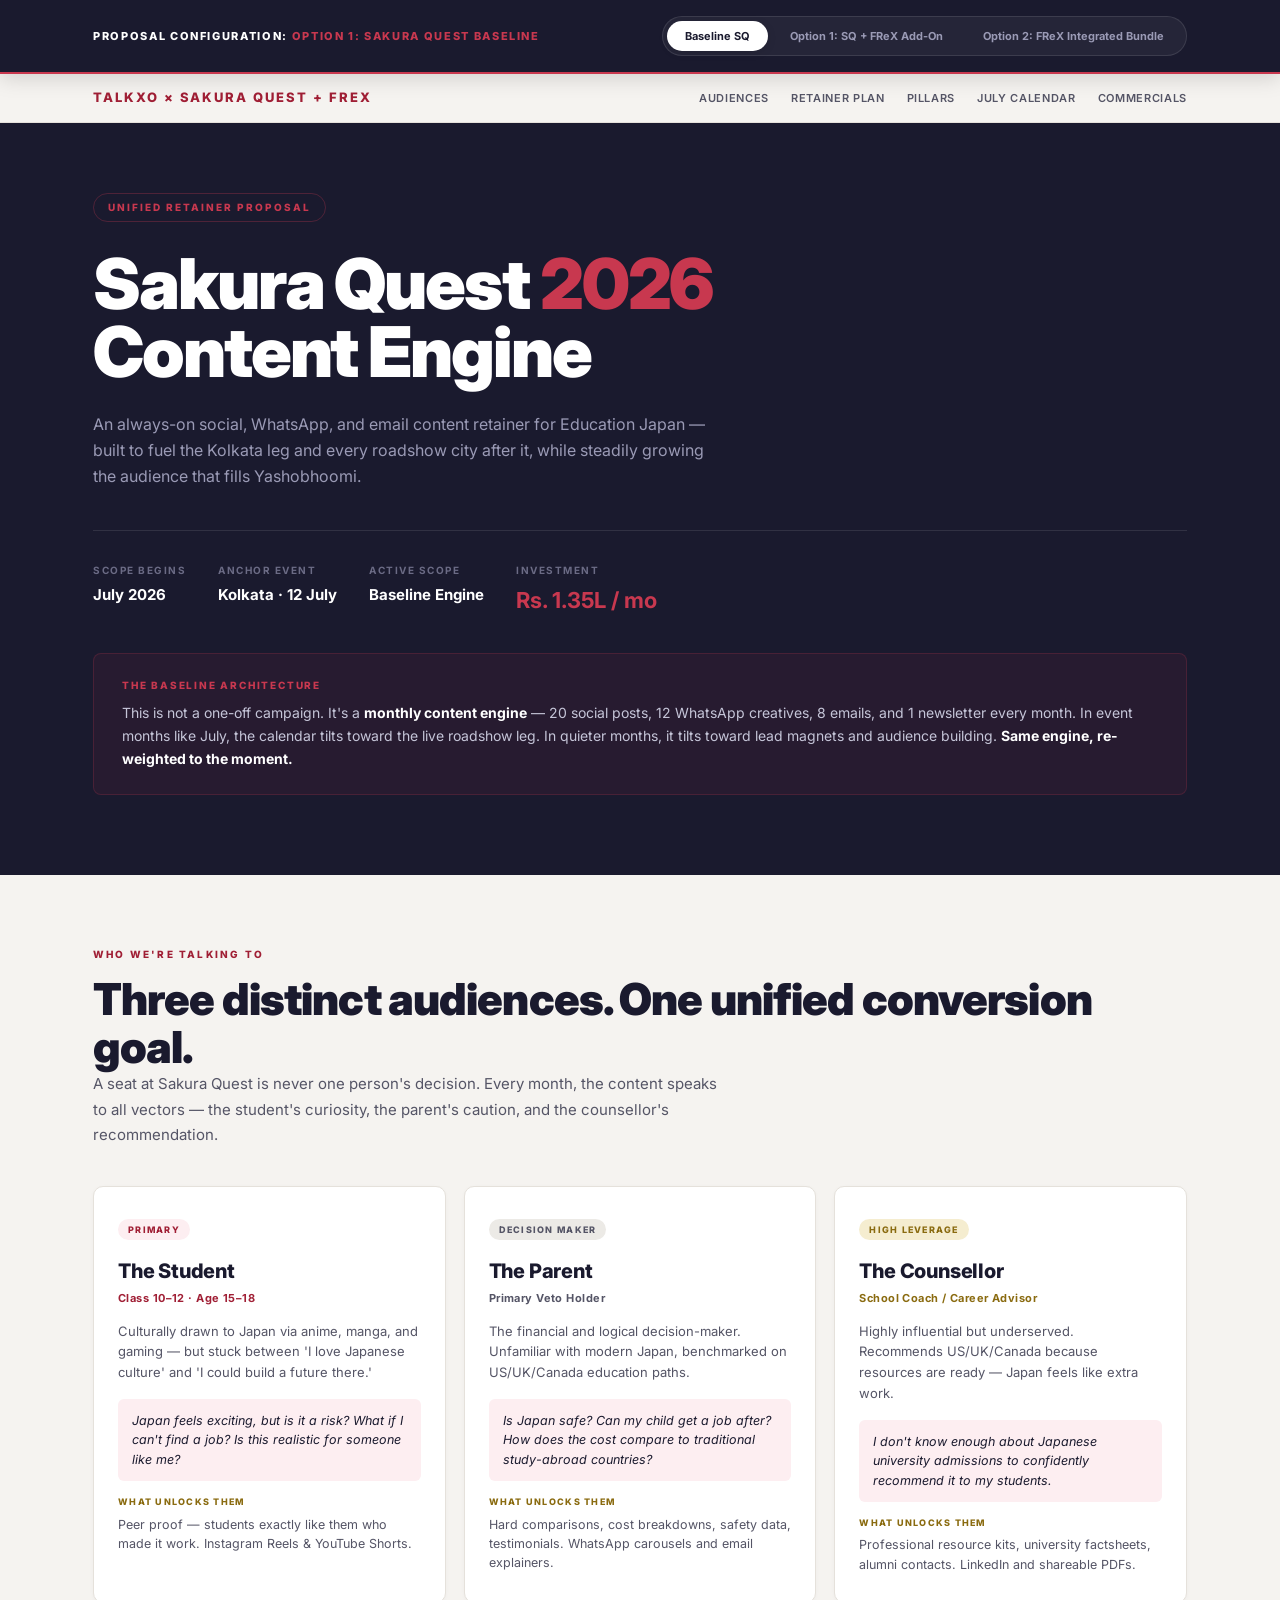
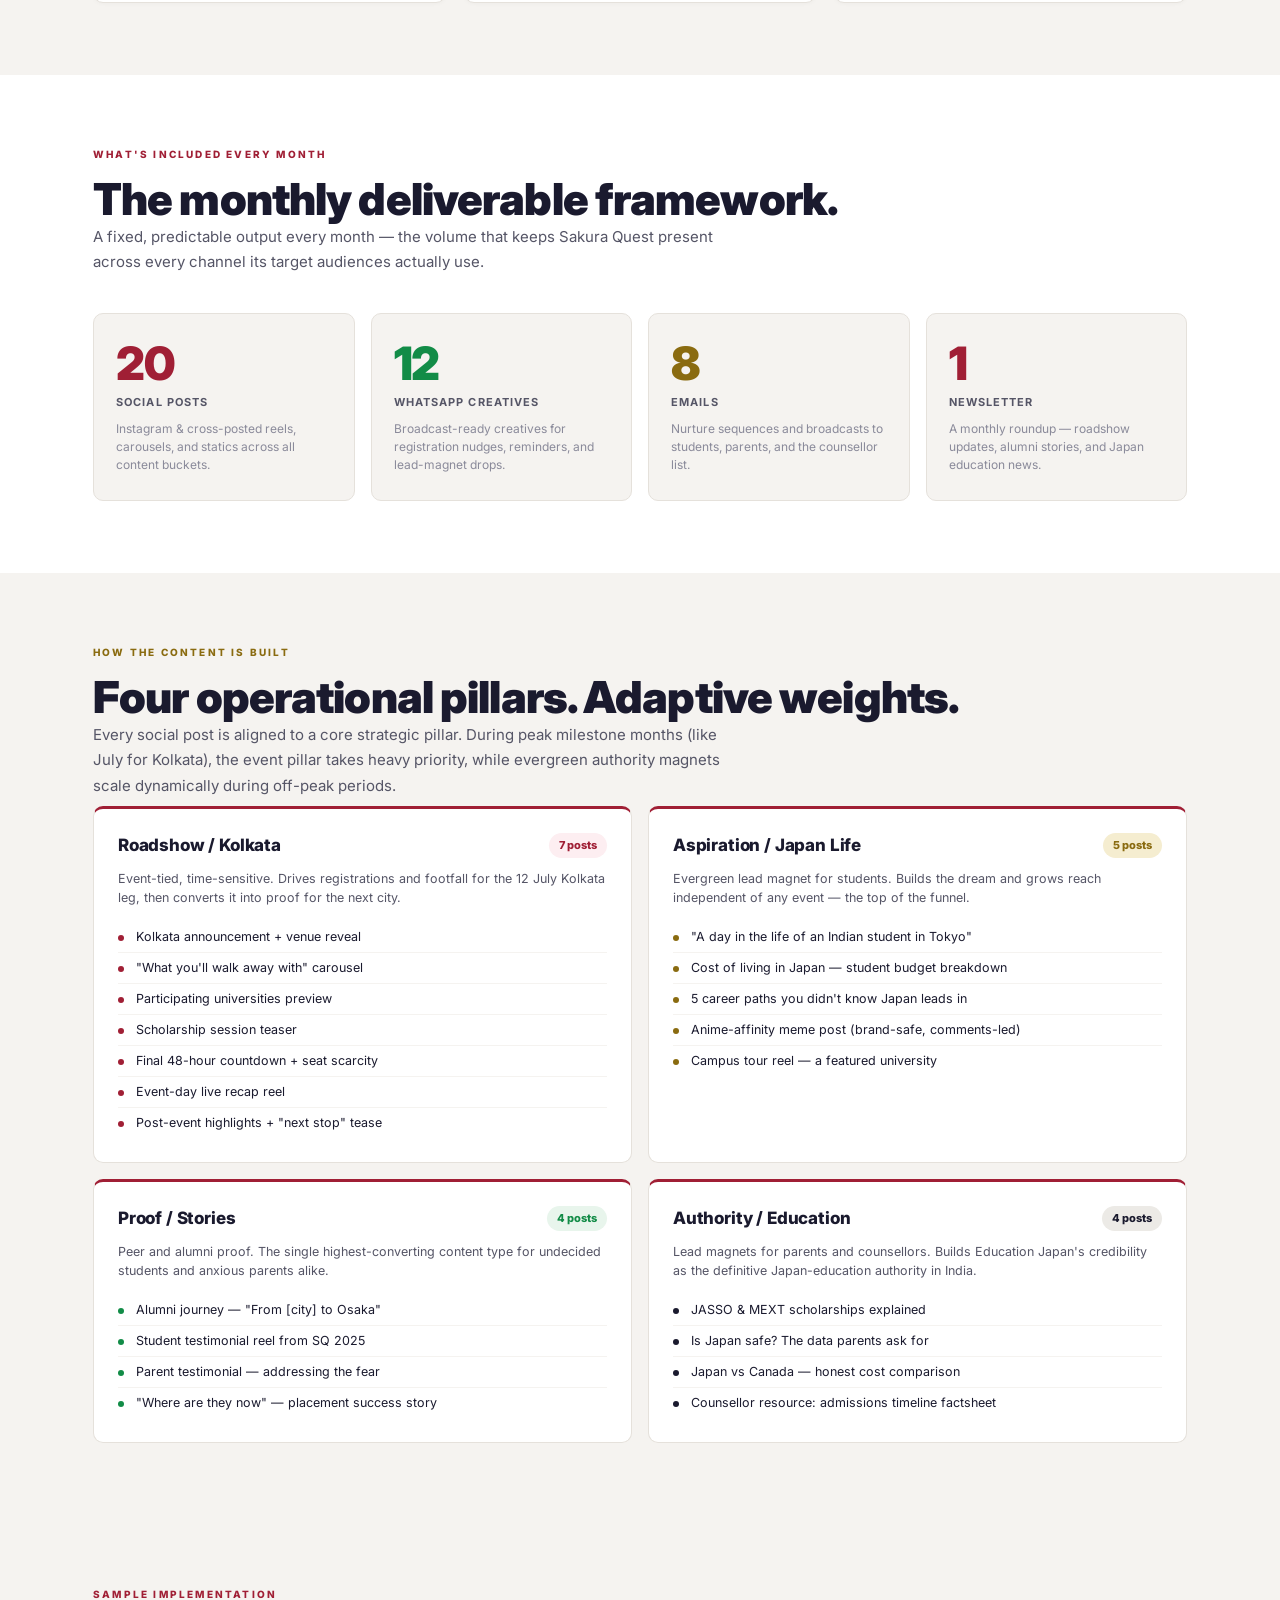
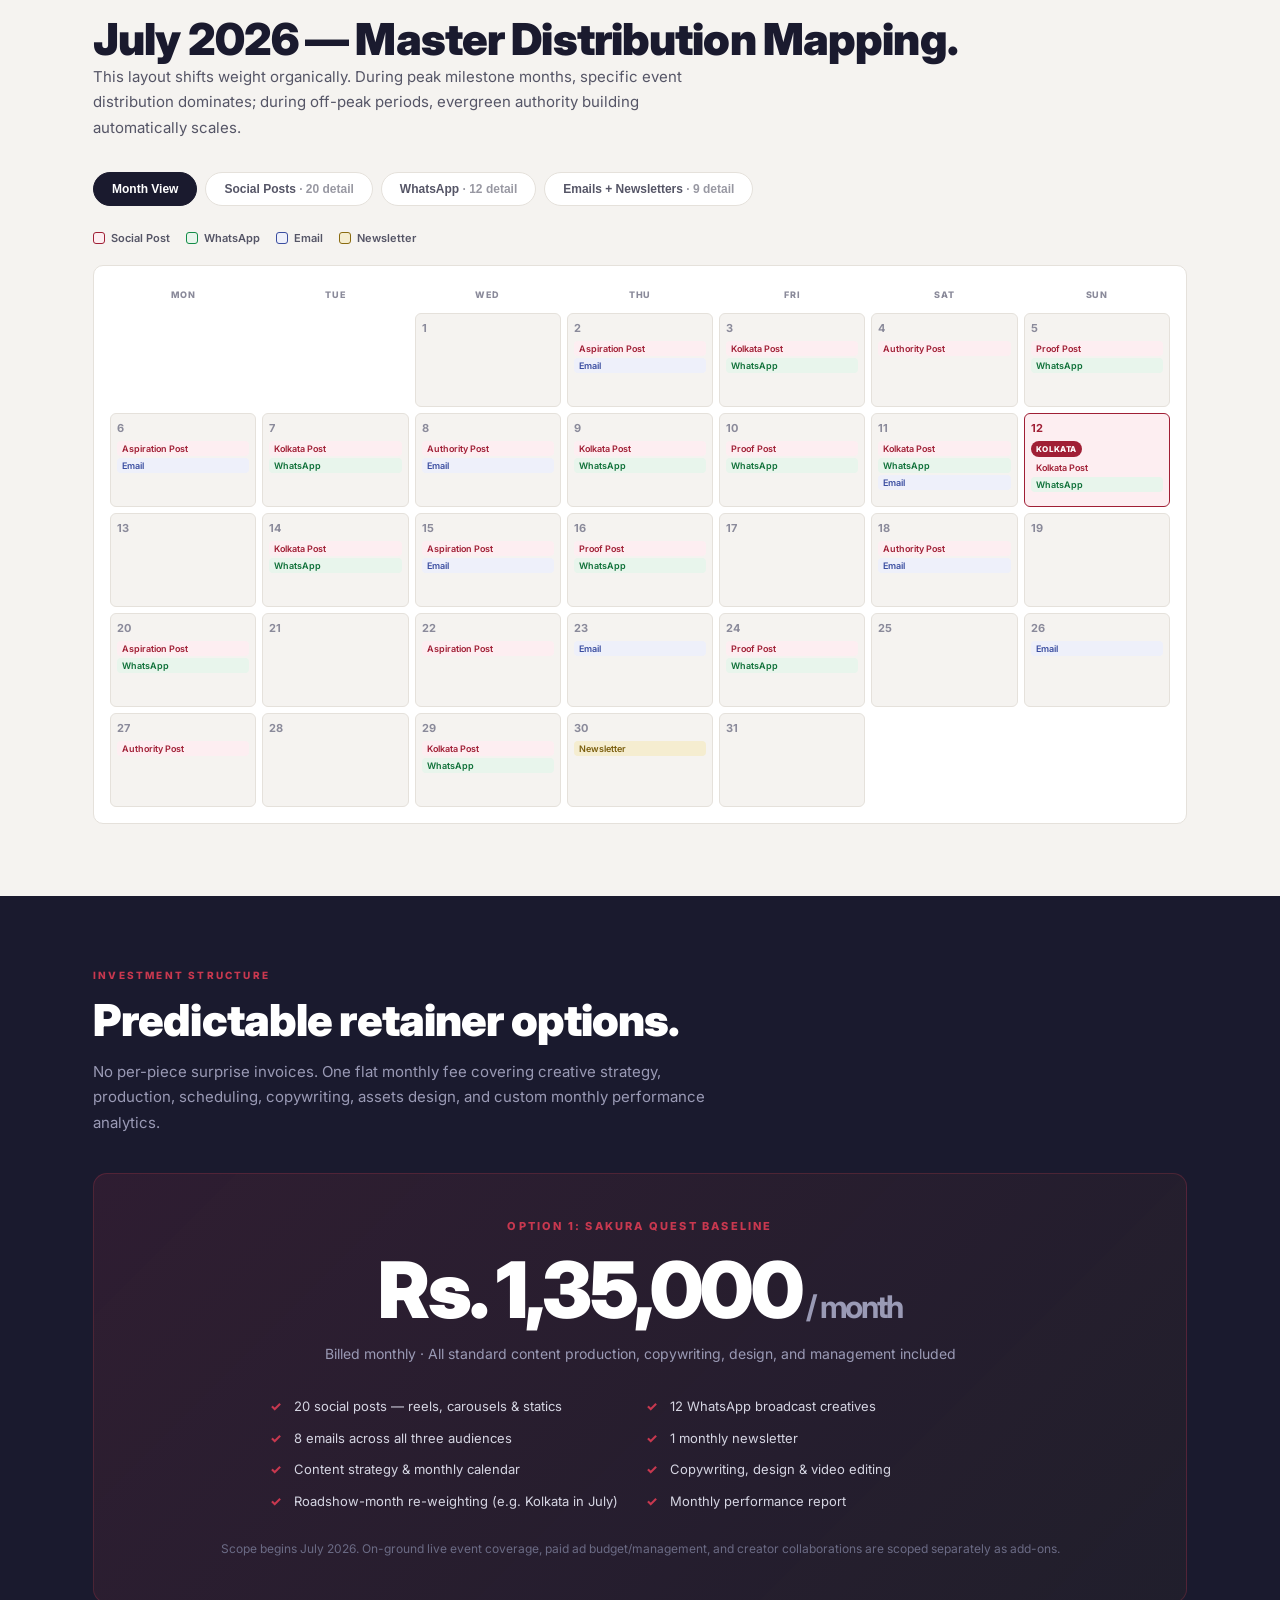
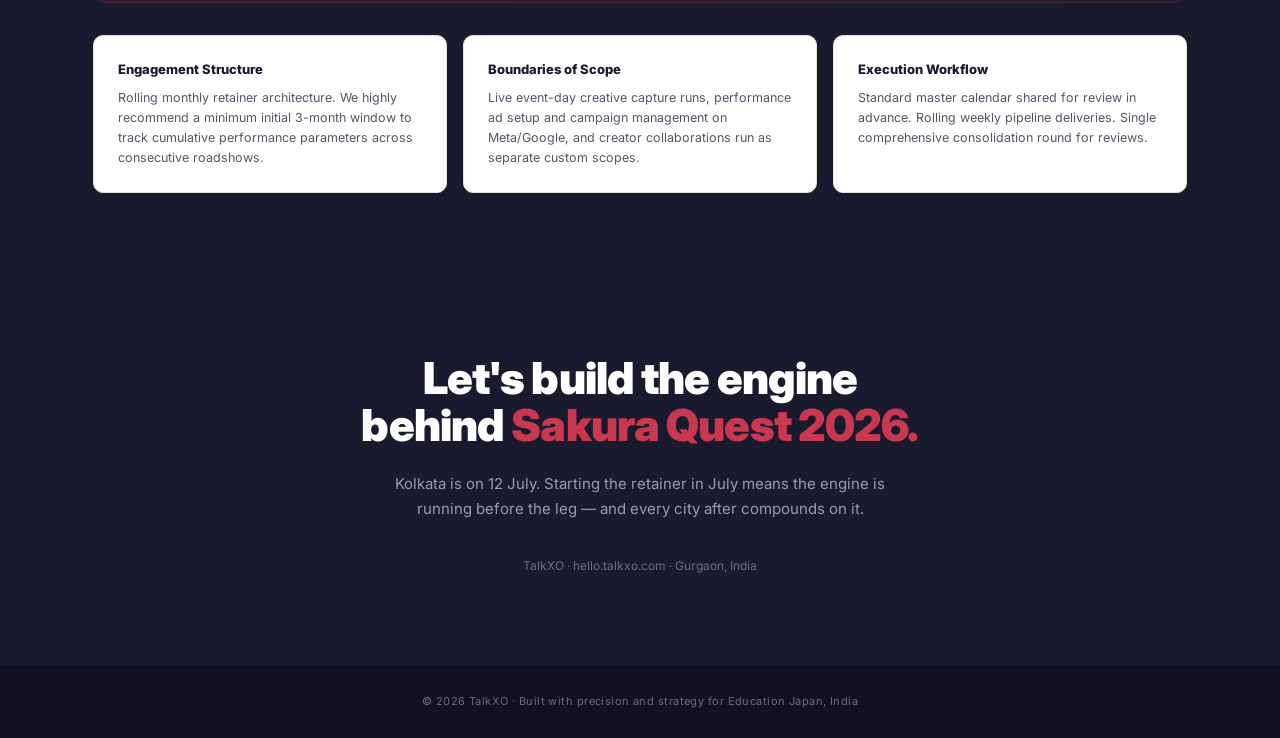
<file: sakura-quest-proposal.html>
<!DOCTYPE html>
<html lang="en">
<head>
<meta charset="UTF-8">
<meta name="viewport" content="width=device-width, initial-scale=1.0">
<title>Sakura Quest + FReX 2026 — Unified Retainer Proposal | TalkXO × Education Japan</title>
<link href="https://fonts.googleapis.com/css2?family=Inter:wght@400;500;600;700;800;900&display=swap" rel="stylesheet">
<style>
*,*::before,*::after{box-sizing:border-box;margin:0;padding:0}
:root{
  --ink:#1A1A2E;
  --sakura:#A01F35;
  --sakuraLt:#C8384F;
  --sakuraPale:#FDEEF1;
  --frex:#5B21B6;
  --frexLt:#7C3AED;
  --frexPale:#F3E8FF;
  --gold:#8A6B10;
  --goldPale:#F5EDD0;
  --white:#FFFFFF;
  --offWhite:#F5F3F0;
  --surface:#ECEAE6;
  --slate:#555566;
  --slateLight:#8A8A9A;
  --border:#E5E1DB;
  --wa:#128C47;
  --waPale:#E8F5EC;
  --em:#C8384F;
  --emPale:#FDEEF1;
}
html{scroll-behavior:smooth}
body{font-family:'Inter',sans-serif;background:var(--offWhite);color:var(--ink);line-height:1.5;-webkit-font-smoothing:antialiased}
.wrap{max-width:1150px;margin:0 auto;padding:0 28px}

/* SCENARIO TOGGLE BANNER */
.scenario-banner {
  background: var(--ink);
  padding: 16px 0;
  border-bottom: 2px solid var(--sakuraLt);
  position: sticky;
  top: 0;
  z-index: 200;
  box-shadow: 0 4px 20px rgba(0,0,0,0.15);
}
.scenario-container {
  display: flex;
  align-items: center;
  justify-content: space-between;
  gap: 20px;
}
.scenario-title {
  color: var(--white);
  font-size: 11px;
  font-weight: 800;
  letter-spacing: 0.15em;
  text-transform: uppercase;
}
.scenario-title span {
  color: var(--sakuraLt);
}
.scenario-selectors {
  display: flex;
  background: rgba(255,255,255,0.05);
  border: 1px solid rgba(255,255,255,0.1);
  padding: 4px;
  border-radius: 40px;
  gap: 4px;
}
.scenario-btn {
  background: transparent;
  border: none;
  color: #9A9AB5;
  font-family: 'Inter', sans-serif;
  font-size: 11px;
  font-weight: 700;
  padding: 8px 18px;
  border-radius: 30px;
  cursor: pointer;
  transition: all 0.25s cubic-bezier(0.4, 0, 0.2, 1);
}
.scenario-btn:hover {
  color: var(--white);
}
.scenario-btn.active {
  background: var(--white);
  color: var(--ink);
  box-shadow: 0 2px 10px rgba(0,0,0,0.1);
}
@media(max-width:860px){
  .scenario-container { flex-direction: column; text-align: center; gap: 12px; }
  .scenario-selectors { width: 100%; justify-content: space-between; }
  .scenario-btn { flex: 1; text-align: center; font-size: 10px; padding: 6px 10px; }
}

/* NAV */
nav{background:rgba(245,243,240,0.95);backdrop-filter:blur(12px);border-bottom:1px solid var(--border)}
.nav-inner{max-width:1150px;margin:0 auto;padding:14px 28px;display:flex;justify-content:space-between;align-items:center}
.nav-logo{font-size:13px;font-weight:800;letter-spacing:0.15em;color:var(--sakura)}
.nav-links{display:flex;gap:22px}
.nav-links a{font-size:11px;font-weight:600;letter-spacing:0.06em;text-transform:uppercase;color:var(--slate);text-decoration:none;transition:color .2s}
.nav-links a:hover{color:var(--sakura)}
@media(max-width:760px){.nav-links{display:none}}

/* SECTION */
section{padding:72px 0}
.label{font-size:10px;font-weight:800;letter-spacing:0.22em;text-transform:uppercase;color:var(--sakura);margin-bottom:14px}
.label.gold{color:var(--gold)}
.label.frex-lbl{color:var(--frexLt)}
h1{font-size:clamp(40px,6vw,70px);font-weight:900;letter-spacing:-0.03em;line-height:0.98}
h2{font-size:clamp(28px,4vw,44px);font-weight:900;letter-spacing:-0.02em;line-height:1.08}
h3{font-size:20px;font-weight:800;letter-spacing:-0.01em}
.lead{font-size:15px;color:var(--slate);line-height:1.7;max-width:640px}

/* HERO */
#hero{background:var(--ink);color:var(--white);padding:70px 0 80px}
.hero-tag{display:inline-block;font-size:10px;font-weight:800;letter-spacing:0.2em;text-transform:uppercase;color:var(--sakuraLt);border:1px solid rgba(200,56,79,0.3);padding:6px 14px;border-radius:40px;margin-bottom:28px}
#hero h1 span{color:var(--sakuraLt)}
#hero h1 span.frex-accent { color: var(--frexLt); }
.hero-sub{font-size:16px;color:#9A9AB5;line-height:1.65;max-width:620px;margin-top:24px}
.hero-meta{display:flex;flex-wrap:wrap;gap:32px;margin-top:40px;padding-top:32px;border-top:1px solid rgba(255,255,255,0.1)}
.hero-meta-item .k{font-size:10px;font-weight:700;letter-spacing:0.15em;text-transform:uppercase;color:#6B6B85;margin-bottom:6px}
.hero-meta-item .v{font-size:15px;font-weight:700;color:var(--white)}
.hero-meta-item .v.big{font-size:22px;color:var(--sakuraLt);transition: color 0.3s;}
.hero-meta-item .v.big.purple { color: var(--frexLt); }

/* PIVOT CALLOUT */
.pivot{background:rgba(200,56,79,0.08);border:1px solid rgba(200,56,79,0.2);border-radius:8px;padding:24px 28px;margin-top:36px;transition: all 0.3s;}
.pivot.frex-pivot { background: rgba(124,58,237,0.08); border-color: rgba(124,58,237,0.2); }
.pivot .pl{font-size:10px;font-weight:800;letter-spacing:0.18em;text-transform:uppercase;color:var(--sakuraLt);margin-bottom:8px}
.pivot.frex-pivot .pl { color: var(--frexLt); }
.pivot p{font-size:14px;color:#C5C5D8;line-height:1.65}
.pivot strong{color:var(--white);font-weight:700}

/* AUDIENCES */
.aud-grid{display:grid;grid-template-columns:repeat(3,1fr);gap:18px;margin-top:38px}
@media(max-width:860px){.aud-grid{grid-template-columns:1fr}}
.aud-card{background:var(--white);border:1px solid var(--border);border-radius:10px;padding:28px 24px;box-shadow:0 1px 4px rgba(0,0,0,0.03);position:relative;overflow:hidden;transition: all 0.3s ease;}
.aud-card.frex-card { border-top: 4px solid var(--frex); }
.aud-card .tag{display:inline-block;font-size:9px;font-weight:800;letter-spacing:0.14em;text-transform:uppercase;padding:4px 10px;border-radius:30px;margin-bottom:16px}
.tag.pink{background:var(--sakuraPale);color:var(--sakura)}
.tag.muted{background:var(--surface);color:var(--slate)}
.tag.gold{background:var(--goldPale);color:var(--gold)}
.tag.purple{background:var(--frexPale);color:var(--frex)}
.aud-card h3{margin-bottom:4px}
.aud-role{font-size:11px;font-weight:700;color:var(--sakura);letter-spacing:0.04em;margin-bottom:14px}
.aud-card.muted .aud-role{color:var(--slate)}
.aud-card.gold .aud-role{color:var(--gold)}
.aud-card.frex-card .aud-role{color:var(--frex)}
.aud-desc{font-size:13px;color:var(--slate);line-height:1.6;margin-bottom:16px}
.aud-quote{font-size:12.5px;font-style:italic;color:var(--ink);line-height:1.55;padding:12px 14px;background:var(--sakuraPale);border-radius:6px;margin-bottom:14px;transition: background 0.3s;}
.aud-card.frex-card .aud-quote { background: var(--frexPale); }
.aud-unlock-l{font-size:9px;font-weight:800;letter-spacing:0.14em;text-transform:uppercase;color:var(--gold);margin-bottom:6px}
.aud-card.frex-card .aud-unlock-l { color: var(--frexLt); }
.aud-unlock-d{font-size:12.5px;color:var(--slate);line-height:1.55}

/* RETAINER OVERVIEW */
#retainer{background:var(--white)}
.deliv-grid{display:grid;grid-template-columns:repeat(4,1fr);gap:16px;margin-top:38px}
@media(max-width:860px){.deliv-grid{grid-template-columns:repeat(2,1fr)}}
@media(max-width:520px){.deliv-grid{grid-template-columns:1fr}}
.deliv{background:var(--offWhite);border:1px solid var(--border);border-radius:10px;padding:26px 22px;text-align:left;position:relative;transition: all 0.3s ease;}
.deliv .num{font-size:46px;font-weight:900;letter-spacing:-0.03em;color:var(--sakura);line-height:1;transition: color 0.3s;}
.deliv .num.purple { color: var(--frex); }
.deliv .unit{font-size:11px;font-weight:700;letter-spacing:0.1em;text-transform:uppercase;color:var(--slate);margin-top:8px}
.deliv .desc{font-size:12px;color:var(--slateLight);line-height:1.5;margin-top:10px}
.deliv.wa .num{color:var(--wa)}
.deliv.em .num{color:var(--gold)}

/* CONTENT BUCKETS */
.bucket-grid{display:grid;grid-template-columns:repeat(2,1fr);gap:16px;margin-top:8px}
@media(max-width:760px){.bucket-grid{grid-template-columns:1fr}}
.bucket{background:var(--white);border:1px solid var(--border);border-radius:10px;padding:24px;border-top:3px solid var(--sakura);transition: all 0.3s ease;}
.bucket.frex-b { border-top-color: var(--frex); }
.bucket-top{display:flex;justify-content:space-between;align-items:flex-start;margin-bottom:10px}
.bucket h3{font-size:17px}
.bucket-count{font-size:11px;font-weight:800;color:var(--sakura);background:var(--sakuraPale);padding:4px 10px;border-radius:20px;white-space:nowrap}
.bucket.frex-b .bucket-count { color: var(--frex); background: var(--frexPale); }
.bucket:nth-child(2) .bucket-count{color:var(--gold);background:var(--goldPale)}
.bucket:nth-child(3) .bucket-count{color:var(--wa);background:var(--waPale)}
.bucket:nth-child(4) .bucket-count{color:var(--ink);background:var(--surface)}
.bucket-goal{font-size:12.5px;color:var(--slate);line-height:1.55;margin-bottom:14px}
.bucket ul{list-style:none}
.bucket li{font-size:12.5px;color:var(--ink);padding:6px 0 6px 18px;position:relative;line-height:1.45;border-bottom:1px solid var(--offWhite)}
.bucket li:last-child{border-bottom:none}
.bucket li::before{content:'';position:absolute;left:0;top:13px;width:6px;height:6px;border-radius:50%;background:var(--sakura)}
.bucket.frex-b li::before { background: var(--frex); }
.bucket:nth-child(2) li::before{background:var(--gold)}
.bucket:nth-child(3) li::before{background:var(--wa)}
.bucket:nth-child(4) li::before{background:var(--ink)}

/* CALENDAR */
#calendar{background:var(--offWhite)}
.cal-tabs{display:flex;gap:8px;margin:32px 0 24px;flex-wrap:wrap}
.cal-tab{font-size:12px;font-weight:700;padding:9px 18px;border-radius:30px;border:1px solid var(--border);background:var(--white);color:var(--slate);cursor:pointer;transition:all .2s}
.cal-tab.active{background:var(--ink);color:var(--white);border-color:var(--ink)}
.cal-tab .c{opacity:0.6;font-weight:600}
.cal-panel{display:none}
.cal-panel.active{display:block;animation:fade .3s ease}
@keyframes fade{from{opacity:0;transform:translateY(6px)}to{opacity:1;transform:translateY(0)}}

/* GRID CALENDAR */
.month-grid{display:grid;grid-template-columns:repeat(7,1fr);gap:6px;background:var(--white);border:1px solid var(--border);border-radius:10px;padding:16px}
.dow{font-size:9px;font-weight:800;letter-spacing:0.1em;text-transform:uppercase;color:var(--slateLight);text-align:center;padding:6px 0}
.day{min-height:94px;border:1px solid var(--border);border-radius:6px;padding:6px;position:relative;background:var(--offWhite);font-size:10px;transition: all 0.2s;}
.day.empty{background:transparent;border:none}
.day .dn{font-size:11px;font-weight:700;color:var(--slateLight);margin-bottom:4px}
.day.event{background:var(--sakuraPale);border-color:var(--sakura)}
.day.event .dn{color:var(--sakura)}
.evt-pill{font-size:8px;font-weight:800;letter-spacing:0.05em;text-transform:uppercase;color:var(--white);background:var(--sakura);padding:2px 5px;border-radius:8px;display:inline-block;margin-bottom:3px}
.chip{display:block;font-size:9px;font-weight:600;padding:2px 5px;border-radius:4px;margin-bottom:2px;line-height:1.25;text-align:left}
.chip.post{background:#FDEEF1;color:#A01F35}
.chip.post-frex{background:#F3E8FF;color:#5B21B6}
.chip.wa{background:#E8F5EC;color:#0E7038}
.chip.em{background:#EEF0FA;color:#3A4DA0}
.chip.news{background:#F5EDD0;color:#7A5E0E}
@media(max-width:760px){.month-grid{font-size:8px;padding:8px;gap:3px}.day{min-height:74px;padding:3px}.chip{font-size:7px}.dow{font-size:7px}}

/* LIST CALENDAR */
.cal-legend{display:flex;gap:16px;flex-wrap:wrap;margin-bottom:18px}
.leg-item{display:flex;align-items:center;gap:6px;font-size:11px;font-weight:600;color:var(--slate)}
.leg-dot{width:12px;height:12px;border-radius:3px}

.content-list{display:grid;gap:8px}
.cl-row{display:grid;grid-template-columns:54px 1fr 130px;gap:14px;align-items:center;background:var(--white);border:1px solid var(--border);border-radius:8px;padding:12px 16px;transition: all 0.2s ease;}
@media(max-width:680px){.cl-row{grid-template-columns:44px 1fr;}.cl-tag-col{display:none}}
.cl-date{font-size:11px;font-weight:800;color:var(--ink);text-align:center;line-height:1.2}
.cl-date span{display:block;font-size:8px;font-weight:600;color:var(--slateLight);text-transform:uppercase}
.cl-body .cl-title{font-size:13px;font-weight:700;color:var(--ink);line-height:1.35}
.cl-body .cl-sub{font-size:11.5px;color:var(--slate);line-height:1.4;margin-top:2px}
.cl-tag{font-size:9px;font-weight:800;letter-spacing:0.08em;text-transform:uppercase;padding:4px 9px;border-radius:20px;text-align:center;white-space:nowrap}
.t-kolkata{background:var(--sakuraPale);color:var(--sakura)}
.t-aspiration{background:#EEF0FA;color:#3A4DA0}
.t-proof{background:var(--waPale);color:#0E7038}
.t-authority{background:var(--goldPale);color:var(--gold)}
.t-frex{background:var(--frexPale);color:var(--frex)}
.cl-row.wa-row{border-left:3px solid var(--wa)}
.cl-row.em-row{border-left:3px solid var(--gold)}
.cl-row.frex-border{border-left:3px solid var(--frex)}

/* COMMERCIAL */
#commercial{background:var(--ink);color:var(--white)}
#commercial .label{color:var(--sakuraLt)}
#commercial h2{color:var(--white)}
.price-card{background:linear-gradient(135deg,rgba(200,56,79,0.12),rgba(138,107,16,0.06));border:1px solid rgba(200,56,79,0.25);border-radius:14px;padding:44px;margin-top:38px;text-align:center;transition: all 0.3s ease;}
.price-card.frex-active {
  background: linear-gradient(135deg, rgba(124,58,237,0.12), rgba(200,56,79,0.06));
  border-color: rgba(124,58,237,0.3);
}
.price-card .pl{font-size:11px;font-weight:800;letter-spacing:0.2em;text-transform:uppercase;color:var(--sakuraLt);margin-bottom:16px;transition: color 0.3s;}
.price-card.frex-active .pl { color: var(--frexLt); }
.price-amount{font-size:clamp(48px,9vw,78px);font-weight:900;letter-spacing:-0.03em;line-height:1;color:var(--white);transition: all 0.3s;}
.price-amount span{font-size:0.4em;color:#9A9AB5;font-weight:700}
.price-sub{font-size:14px;color:#9A9AB5;margin-top:14px;line-height:1.6}
.price-includes{display:grid;grid-template-columns:repeat(2,1fr);gap:12px;margin-top:32px;text-align:left;max-width:740px;margin-left:auto;margin-right:auto}
@media(max-width:600px){.price-includes{grid-template-columns:1fr}}
.pi{font-size:13px;color:#D5D5E2;padding-left:24px;position:relative;line-height:1.5}
.pi::before{content:'✓';position:absolute;left:0;color:var(--sakuraLt);font-weight:800}
.price-card.frex-active .pi::before { color: var(--frexLt); }
.price-note{font-size:12px;color:#6B6B85;margin-top:28px;line-height:1.6}

/* TERMS */
.terms{display:grid;grid-template-columns:repeat(3,1fr);gap:16px;margin-top:32px}
@media(max-width:760px){.terms{grid-template-columns:1fr}}
.term{background:var(--white);border:1px solid var(--border);border-radius:10px;padding:24px}
.term h4{font-size:13px;font-weight:800;color:var(--ink);margin-bottom:8px}
.term p{font-size:12.5px;color:var(--slate);line-height:1.6}

/* CLOSING */
#closing{background:var(--ink);color:var(--white);text-align:center;padding:90px 0}
#closing h2{color:var(--white)}
#closing h2 span{color:var(--sakuraLt)}
#closing h2 span.purple { color: var(--frexLt); }
.closing-sub{font-size:15px;color:#9A9AB5;max-width:540px;margin:22px auto 0;line-height:1.65}
.closing-foot{font-size:12px;color:#6B6B85;margin-top:36px}

footer{background:#111120;color:#6B6B85;text-align:center;padding:28px;font-size:11px;letter-spacing:0.04em}
</style>
</head>
<body>

<!-- INTERACTIVE SCENARIO TOGGLER -->
<div class="scenario-banner">
  <div class="wrap scenario-container">
    <div class="scenario-title">PROPOSAL CONFIGURATION: <span id="active-scenario-label">Option 1: Sakura Quest Baseline</span></div>
    <div class="scenario-selectors">
      <button class="scenario-btn active" onclick="setScenario('baseline')">Baseline SQ</button>
      <button class="scenario-btn" onclick="setScenario('addon')">Option 1: SQ + FReX Add-On</button>
      <button class="scenario-btn" onclick="setScenario('integrated')">Option 2: FReX Integrated Bundle</button>
    </div>
  </div>
</div>

<nav>
  <div class="nav-inner">
    <div class="nav-logo">TALKXO × SAKURA QUEST + FREX</div>
    <div class="nav-links">
      <a href="#audiences">Audiences</a>
      <a href="#retainer">Retainer Plan</a>
      <a href="#buckets">Pillars</a>
      <a href="#calendar">July Calendar</a>
      <a href="#commercial">Commercials</a>
    </div>
  </div>
</nav>

<!-- HERO -->
<section id="hero">
  <div class="wrap">
    <span class="hero-tag" id="hero-tag-text">Unified Retainer Proposal</span>
    <h1 id="hero-main-title">Sakura Quest <span>2026</span><br>Content Engine</h1>
    <p class="hero-sub" id="hero-subtitle">An always-on social, WhatsApp, and email content retainer for Education Japan — built to fuel the Kolkata leg and every roadshow city after it, while steadily growing the audience that fills Yashobhoomi.</p>
    
    <div class="hero-meta">
      <div class="hero-meta-item"><div class="k">Scope Begins</div><div class="v">July 2026</div></div>
      <div class="hero-meta-item"><div class="k">Anchor Event</div><div class="v">Kolkata · 12 July</div></div>
      <div class="hero-meta-item"><div class="k">Active Scope</div><div class="v" id="hero-meta-scope">Baseline Engine</div></div>
      <div class="hero-meta-item"><div class="k">Investment</div><div class="v big" id="hero-meta-price">Rs. 1.35L / mo</div></div>
    </div>

    <div class="pivot" id="hero-pivot-card">
      <div class="pl" id="pivot-label">The Operational Architecture</div>
      <p id="pivot-desc">This is not a one-off campaign. It's a <strong>monthly content engine</strong> — 20 social posts, 12 WhatsApp creatives, 8 emails, and 1 newsletter every month. In event months like July, the calendar tilts toward the live roadshow leg. In quieter months, it tilts toward lead magnets and audience building. <strong>Same engine, re-weighted to the moment.</strong></p>
    </div>
  </div>
</section>

<!-- AUDIENCES -->
<section id="audiences">
  <div class="wrap">
    <div class="label" id="audience-lbl">Who We're Talking To</div>
    <h2 id="audience-title">Three distinct audiences. One unified conversion goal.</h2>
    <p class="lead" id="audience-desc-text">A seat at Sakura Quest is never one person's decision. Every month, the content speaks to all vectors — the student's curiosity, the parent's caution, and the counsellor's recommendation.</p>
    
    <div class="aud-grid" id="audiences-container">
      <!-- Dynamic Audiences Rendered via JS -->
    </div>
  </div>
</section>

<!-- RETAINER OVERVIEW -->
<section id="retainer">
  <div class="wrap">
    <div class="label" id="retainer-lbl">What's Included Every Month</div>
    <h2 id="retainer-title">The monthly deliverable framework.</h2>
    <p class="lead" id="retainer-desc-text">A fixed, predictable output every month — the volume that keeps Sakura Quest present across every channel its target audiences actually use.</p>
    
    <div class="deliv-grid" id="deliverables-container">
      <!-- Dynamic Deliverables Rendered via JS -->
    </div>
  </div>
</section>

<!-- CONTENT BUCKETS -->
<section id="buckets">
  <div class="wrap">
    <div class="label gold" id="buckets-lbl">How the Content is Built</div>
    <h2 id="buckets-title">Four operational pillars. Adaptive weights.</h2>
    <p class="lead" id="buckets-desc-text">Every social post is aligned to a core strategic pillar. During peak milestone months (like July for Kolkata), the event pillar takes heavy priority, while evergreen authority magnets scale dynamically during off-peak periods.</p>
    
    <div class="bucket-grid" id="buckets-container">
      <!-- Dynamic Buckets Rendered via JS -->
    </div>
  </div>
</section>

<!-- CALENDAR -->
<section id="calendar">
  <div class="wrap">
    <div class="label">Sample Implementation</div>
    <h2>July 2026 — Master Distribution Mapping.</h2>
    <p class="lead" id="calendar-desc-text">This layout shifts weight organically. During peak milestone months, specific event distribution dominates; during off-peak periods, evergreen authority building automatically scales.</p>

    <div class="cal-tabs">
      <button class="cal-tab active" data-panel="month" onclick="setCalTab('month')">Month View</button>
      <button class="cal-tab" data-panel="posts" onclick="setCalTab('posts')">Social Posts <span class="c" id="tab-posts-count">· 20 detail</span></button>
      <button class="cal-tab" data-panel="wa" onclick="setCalTab('wa')">WhatsApp <span class="c" id="tab-wa-count">· 12 detail</span></button>
      <button class="cal-tab" data-panel="em" onclick="setCalTab('em')">Emails + Newsletters <span class="c" id="tab-em-count">· 9 detail</span></button>
    </div>

    <!-- MONTH GRID -->
    <div class="cal-panel active" id="panel-month">
      <div class="cal-legend" id="calendar-legend-container">
        <!-- Legend items dynamically configured based on FReX presence -->
      </div>
      <div class="month-grid" id="monthGrid">
        <!-- Calendar grid cells built dynamically -->
      </div>
    </div>

    <!-- POSTS DETAIL -->
    <div class="cal-panel" id="panel-posts">
      <div class="cal-legend">
        <div class="leg-item"><span class="leg-dot t-kolkata"></span>Roadshow / Event</div>
        <div class="leg-item"><span class="leg-dot t-aspiration"></span>Core Aspiration</div>
        <div class="leg-item"><span class="leg-dot t-proof">Social Proof</span></div>
        <div class="leg-item"><span class="leg-dot t-authority">Authority Engine</span></div>
        <div class="leg-item id-frex-leg" style="display:none;"><span class="leg-dot t-frex" style="background:var(--frexPale)"></span>FReX track</div>
      </div>
      <div class="content-list" id="postsList"></div>
    </div>

    <!-- WA DETAIL -->
    <div class="cal-panel" id="panel-wa">
      <div class="content-list" id="waList"></div>
    </div>

    <!-- EMAIL DETAIL -->
    <div class="cal-panel" id="panel-em">
      <div class="content-list" id="emList"></div>
    </div>
  </div>
</section>

<!-- COMMERCIAL -->
<section id="commercial">
  <div class="wrap">
    <div class="label">Investment Structure</div>
    <h2>Predictable retainer options.</h2>
    <p class="lead" style="margin-top:14px;color:#9A9AB5">No per-piece surprise invoices. One flat monthly fee covering creative strategy, production, scheduling, copywriting, assets design, and custom monthly performance analytics.</p>
    
    <div class="price-card" id="commercial-price-card">
      <div class="pl" id="commercial-tag-label">Retainer Configuration</div>
      <div class="price-amount" id="commercial-price-value">Rs. 1,35,000<span> / month</span></div>
      <div class="price-sub" id="commercial-price-sub">Billed monthly · All design, production, and localization parameters included</div>
      
      <div class="price-includes" id="commercial-inclusions-list">
        <!-- Dynamic list of what is included based on chosen option -->
      </div>
      
      <div class="price-note" id="commercial-note-text">Scope begins July 2026. Live on-site creator asset capture, major paid performance ad-spend allocations, and paid influencer collaborations are quoted per individual activation.</div>
    </div>

    <div class="terms">
      <div class="term">
        <h4>Engagement Structure</h4>
        <p id="term-engagement-text">Rolling monthly retainer architecture. We highly recommend a minimum initial 3-month window to track cumulative performance parameters across consecutive roadshows.</p>
      </div>
      <div class="term">
        <h4>Boundaries of Scope</h4>
        <p id="term-boundaries-text">Live event-day creative capture runs, performance ad setup and campaign management on Meta/Google, and creator collaborations run as separate custom scopes.</p>
      </div>
      <div class="term">
        <h4>Execution Workflow</h4>
        <p id="term-execution-text">Standard master calendar shared for review in advance. Rolling weekly pipeline deliveries. Single comprehensive consolidation round for reviews.</p>
      </div>
    </div>
  </div>
</section>

<!-- CLOSING -->
<section id="closing">
  <div class="wrap">
    <h2 id="closing-main-header">Let's build the engine<br>behind <span>Sakura Quest 2026.</span></h2>
    <p class="closing-sub" id="closing-sub-text">Kolkata kicks off on 12 July. Starting the retainer in July means the content engine is robust and compounding before the live roadshow leg even begins.</p>
    <div class="closing-foot">TalkXO · hello.talkxo.com · Gurgaon, India</div>
  </div>
</section>

<footer>© 2026 TalkXO · Built with precision and strategy for Education Japan, India</footer>

<script>
// ---- STATE ----
let currentScenario = 'baseline'; // 'baseline', 'addon', 'integrated'
let currentCalTab = 'month';

// ---- BASELINE DATABASES ----
const baseline_posts = [
  {d:2, t:"A Day in the Life of an Indian Student in Tokyo", s:"Reel · subtitled, no VO — curiosity-first top-of-funnel", b:"aspiration", tag:"Aspiration"},
  {d:3, t:"Kolkata is Coming — Save the Date", s:"Announcement carousel · venue + date reveal for 12 July", b:"kolkata", tag:"Kolkata"},
  {d:4, t:"JASSO & MEXT Scholarships, Explained Simply", s:"Carousel · parent + counsellor lead magnet", b:"authority", tag:"Authority"},
  {d:5, t:"From Kolkata to Osaka — An Alumni Story", s:"Reel · peer proof, locally relevant to the leg", b:"proof", tag:"Proof"},
  {d:6, t:"5 Careers You Didn't Know Japan Leads In", s:"Carousel · saves-optimised, broadens the dream", b:"aspiration", tag:"Aspiration"},
  {d:7, t:"What You'll Walk Away With at Sakura Quest", s:"Carousel · Kolkata value proposition", b:"kolkata", tag:"Kolkata"},
  {d:8, t:"Is Japan Safe? The Data Parents Ask For", s:"Carousel · parent objection lead magnet", b:"authority", tag:"Authority"},
  {d:9, t:"Universities You'll Meet in Kolkata", s:"Carousel · participating institution preview", b:"kolkata", tag:"Kolkata"},
  {d:10, t:"Student Testimonial — Why I Chose Japan", s:"Reel · SQ 2025 attendee, now enrolled", b:"proof", tag:"Proof"},
  {d:11, t:"Final 48 Hours — Kolkata Seats Filling Fast", s:"Story-style reel · scarcity + scholarship session teaser", b:"kolkata", tag:"Kolkata"},
  {d:12, t:"LIVE from Kolkata — Same-Day Recap", s:"Reel · event-day energy, published same evening", b:"kolkata", tag:"Kolkata"},
  {d:14, t:"Kolkata Highlights — You Had to Be There", s:"Reel · post-event proof, teases next city", b:"kolkata", tag:"Kolkata"},
  {d:15, t:"Cost of Living in Japan — A Student Budget", s:"Carousel · practical aspiration content", b:"aspiration", tag:"Aspiration"},
  {d:16, t:"A Parent on Sending Their Child to Japan", s:"Reel · parent testimonial, the fear addressed", b:"proof", tag:"Proof"},
  {d:18, t:"Japan vs Canada — An Honest Cost Comparison", s:"Carousel · the parent's core question, WA-shareable", b:"authority", tag:"Authority"},
  {d:20, t:"When You Finally Get the MEXT Scholarship", s:"Anime-affinity meme · brand-safe, comments-led reach", b:"aspiration", tag:"Aspiration"},
  {d:22, t:"Campus Tour — A Featured Japanese University", s:"Reel · immersive, aspirational", b:"aspiration", tag:"Aspiration"},
  {d:24, t:"Where Are They Now — A Placement Story", s:"Carousel · career outcome proof for parents", b:"proof", tag:"Proof"},
  {d:27, t:"Counsellor Factsheet — Admissions Timeline", s:"Carousel + PDF · LinkedIn-led, counsellor lead magnet", b:"authority", tag:"Authority"},
  {d:29, t:"The Road to Yashobhoomi — Cities So Far", s:"Carousel · roadshow momentum, builds toward finale", b:"kolkata", tag:"Kolkata"}
];

const baseline_wa = [
  {d:3, t:"Kolkata Date Announcement Broadcast", s:"To full list — save the date, registration link"},
  {d:5, t:"Scholarship Guide Lead-Magnet Drop", s:"Comment-to-DM delivery creative + CTA"},
  {d:7, t:"Registration Reminder #1", s:"Kolkata — 'have you registered yet?' nudge"},
  {d:9, t:"University Lineup Teaser", s:"Visual list of who they'll meet in Kolkata"},
  {d:10, t:"Scholarship Session Highlight", s:"'Be there early — this fills up first'"},
  {d:11, t:"Final 48-Hour Countdown", s:"Scarcity creative — seats remaining"},
  {d:12, t:"Event-Day Logistics", s:"Venue, timing, what to bring — morning-of"},
  {d:14, t:"Post-Event Thank You + Recap Link", s:"Warm follow-up to attendees"},
  {d:16, t:"Next-Step Nudge for Attendees", s:"'Ready for a counselling session?' soft CTA"},
  {d:20, t:"Japan vs Canada Cost Carousel", s:"Parent-facing, forwardable in family groups"},
  {d:24, t:"Alumni Story Drop", s:"Placement success — re-engagement creative"},
  {d:29, t:"Monthly Newsletter Push", s:"WhatsApp creative driving to the newsletter"}
];

const baseline_em = [
  {d:2, t:"Welcome — You're on the Sakura Quest List", s:"Onboarding · what to expect + Kolkata save-the-date", type:"em"},
  {d:6, t:"What Studying in Japan Actually Costs", s:"Parent nurture · cost breakdown vs UK/Canada", type:"em"},
  {d:8, t:"Meet the Universities Coming to Kolkata", s:"Consideration · institution profiles + register CTA", type:"em"},
  {d:11, t:"Kolkata is in 24 Hours — Final Details", s:"Conversion · logistics + last registration push", type:"em"},
  {d:15, t:"She Had the Same Doubts You Have", s:"Peer story · undecided-student nurture", type:"em"},
  {d:18, t:"Is Japan Safe? And What About Careers?", s:"Parent nurture · safety + placement outcomes", type:"em"},
  {d:23, t:"For Counsellors — Your Japan Resource Kit", s:"Counsellor track · factsheets + alumni contacts", type:"em"},
  {d:26, t:"Missed Kolkata? Here's What's Next", s:"Re-engagement · roadshow + Grand Finale tease", type:"em"},
  {d:30, t:"Sakura Quest Monthly — July Edition", s:"NEWSLETTER · roadshow recap, alumni story, Japan news", type:"news"}
];

// ---- FReX STANDALONE Track (To add in Option 1) ----
const frex_posts = [
  {d:1, t:"Beyond the Salaryman: Creative Japan Paths", s:"Reel · Spotlighting gaming, culinary, & design senmon schools", b:"frex", tag:"FReX Track"},
  {d:8, t:"What is a Senmon Gakko? Alternate Career 101", s:"Carousel · Academic vs. Practical specialized education comparison", b:"frex", tag:"FReX Track"},
  {d:13, t:"Manga Artists from India: Realistic Pathway?", s:"Reel · Interviewing an Indian animator working in Tokyo", b:"frex", tag:"FReX Track"},
  {d:17, t:"Japan's High-Demand Fields: Tourism & Culinary", s:"Carousel · Under-publicized high starting salary roles", b:"frex", tag:"FReX Track"},
  {d:21, t:"The Specified Skilled Worker Visa (SSW) Explained", s:"Carousel · Easy immigration route for non-degree holders", b:"frex", tag:"FReX Track"},
  {d:23, t:"Is Japanese Language Mandatory for Alt-Careers?", s:"Reel · Language milestones (N3/N2) needed to work in Japan", b:"frex", tag:"FReX Track"},
  {d:25, t:"Average Vocational Graduate Placement Statistics", s:"Carousel · parent authority lead-magnet displaying 98%+ placement rates", b:"frex", tag:"FReX Track"},
  {d:26, t:"Indian Chefs making waves in Osaka & Tokyo", s:"Reel · Student culinary path showcase, dream builder", b:"frex", tag:"FReX Track"},
  {d:28, t:"How to apply to Tokyo game design colleges", s:"Carousel · Step-by-step admissions toolkit for students", b:"frex", tag:"FReX Track"},
  {d:31, t:"Creative Portfolios that get you hired in Japan", s:"Carousel + Resource Link · Career Advisor advice", b:"frex", tag:"FReX Track"}
];

const frex_wa = [
  {d:1, t:"FReX Alternative Careers Track Launch", s:"Introducing senmon pathway guide to students"},
  {d:8, t:"Senmon Gakko Guide Lead Magnet", s:"Downloadable PDF with Japanese Vocational College list"},
  {d:13, t:"Indian Animator Tokyo Interview Link", s:"Direct WhatsApp video link push to student database"},
  {d:17, t:"Alternate Career Salaries Comparison Chart", s:"High-impact visual sent to parent broadcast segments"},
  {d:21, t:"SSW Visa Path Factsheet for Parents", s:"Quick, readable security checklist for family groups"},
  {d:28, t:"Admissions Toolkit WhatsApp Drop", s:"Direct checklist of requirements for Game Design tracks"}
];

const frex_em = [
  {d:4, t:"Why a 4-Year Academic Degree isn't the Only Path to Tokyo", s:"FReX Nurture · Vocational success vs traditional routes", type:"frex-em"},
  {d:10, t:"Culinary, Gaming, Design: Senmon Gakko Admissions Guide", s:"FReX Nurture · Career paths breakdown", type:"frex-em"},
  {d:19, t:"98% Placement Rate: The Numbers Parents Need for Peace of Mind", s:"Parent Track · Concrete data on alternate career outcomes", type:"frex-em"},
  {d:25, t:"For Advisors: Counselling Alternate Careers in Japan", s:"Advisor Track · Curriculum maps & credit pathways factsheet", type:"frex-em"},
  {d:31, t:"FReX Monthly Digest - July Edition", s:"ALT-CAREERS NEWSLETTER · Senmon school highlights & alumni logs", type:"frex-news"}
];

// ---- HYBRID / INTEGRATED BUNDLE DATABASES (Option 2) ----
// Clean, optimized hybrid of 24 Social posts, 15 WA, 10 Email
const integrated_posts = [
  {d:1, t:"Beyond the Salaryman: Creative Japan Paths", s:"Reel · Spotlighting gaming, culinary, & design senmon schools", b:"frex", tag:"FReX Track"},
  {d:2, t:"A Day in the Life of an Indian Student in Tokyo", s:"Reel · subtitled, no VO — curiosity-first top-of-funnel", b:"aspiration", tag:"Aspiration"},
  {d:3, t:"Kolkata is Coming — Save the Date", s:"Announcement carousel · venue + date reveal for 12 July", b:"kolkata", tag:"Kolkata"},
  {d:4, t:"JASSO & MEXT Scholarships, Explained Simply", s:"Carousel · parent + counsellor lead magnet", b:"authority", tag:"Authority"},
  {d:5, t:"From Kolkata to Osaka — An Alumni Story", s:"Reel · peer proof, locally relevant to the leg", b:"proof", tag:"Proof"},
  {d:6, t:"5 Careers You Didn't Know Japan Leads In", s:"Carousel · saves-optimised, broadens traditional and alt dream", b:"aspiration", tag:"Aspiration"},
  {d:7, t:"What You'll Walk Away With at Sakura Quest", s:"Carousel · Kolkata value proposition", b:"kolkata", tag:"Kolkata"},
  {d:8, t:"What is a Senmon Gakko? Alternate Career 101", s:"Carousel · Academic vs. Practical specialized education comparison", b:"frex", tag:"FReX Track"},
  {d:9, t:"Universities You'll Meet in Kolkata", s:"Carousel · participating institution preview", b:"kolkata", tag:"Kolkata"},
  {d:10, t:"Student Testimonial — Why I Chose Japan", s:"Reel · SQ 2025 attendee, now enrolled", b:"proof", tag:"Proof"},
  {d:11, t:"Final 48 Hours — Kolkata Seats Filling Fast", s:"Story-style reel · scarcity + scholarship session teaser", b:"kolkata", tag:"Kolkata"},
  {d:12, t:"LIVE from Kolkata — Same-Day Recap", s:"Reel · event-day energy, published same evening", b:"kolkata", tag:"Kolkata"},
  {d:13, t:"Manga Artists from India: Realistic Pathway?", s:"Reel · Interviewing an Indian animator working in Tokyo", b:"frex", tag:"FReX Track"},
  {d:14, t:"Kolkata Highlights — You Had to Be There", s:"Reel · post-event proof, teases next city", b:"kolkata", tag:"Kolkata"},
  {d:15, t:"Cost of Living in Japan — A Student Budget", s:"Carousel · practical aspiration content", b:"aspiration", tag:"Aspiration"},
  {d:16, t:"A Parent on Sending Their Child to Japan", s:"Reel · parent testimonial, the fear addressed", b:"proof", tag:"Proof"},
  {d:18, t:"Japan vs Canada — An Honest Cost Comparison", s:"Carousel · the parent's core question, WA-shareable", b:"authority", tag:"Authority"},
  {d:21, t:"The Specified Skilled Worker Visa (SSW) Explained", s:"Carousel · Easy immigration route for non-degree holders", b:"frex", tag:"FReX Track"},
  {d:22, t:"Campus Tour — A Featured Japanese University", s:"Reel · immersive, academic focus", b:"aspiration", tag:"Aspiration"},
  {d:23, t:"Is Japanese Language Mandatory for Alt-Careers?", s:"Reel · Language milestones (N3/N2) needed to work in Japan", b:"frex", tag:"FReX Track"},
  {d:24, t:"Where Are They Now — A Placement Story", s:"Carousel · career outcome proof for parents", b:"proof", tag:"Proof"},
  {d:25, t:"98%+ Placement Rate: Alt Career Job Security Breakdown", s:"Carousel · parent authority lead-magnet", b:"frex", tag:"FReX Track"},
  {d:27, t:"Counsellor Factsheet — Admissions Timeline", s:"Carousel + PDF · LinkedIn-led, counsellor lead magnet", b:"authority", tag:"Authority"},
  {d:29, t:"The Road to Yashobhoomi — Cities So Far", s:"Carousel · roadshow momentum, builds toward finale", b:"kolkata", tag:"Kolkata"}
];

const integrated_wa = [
  {d:1, t:"FReX Alternative Careers Launch", s:"Introducing senmon pathway checklist"},
  {d:3, t:"Kolkata Date Announcement Broadcast", s:"To full list — save the date, registration link"},
  {d:5, t:"Scholarship & Alt-Career Guide Lead Drop", s:"Downloadable dual-resource toolkit PDF"},
  {d:7, t:"Registration Reminder #1", s:"Kolkata — 'have you registered yet?' nudge"},
  {d:9, t:"University Lineup Teaser", s:"Visual list of who they'll meet in Kolkata"},
  {d:10, t:"Scholarship Session Highlight", s:"'Be there early — this fills up first'"},
  {d:11, t:"Final 48-Hour Countdown", s:"Scarcity creative — seats remaining"},
  {d:12, t:"Event-Day Logistics", s:"Venue, timing, what to bring — morning-of"},
  {d:14, t:"Post-Event Thank You + Recap Link", s:"Warm follow-up to attendees"},
  {d:16, t:"Next-Step Nudge for Attendees", s:"'Ready for a counselling session?' soft CTA"},
  {d:17, t:"Vocational vs University Salaries Chart", s:"High-impact compare sent to parent segments"},
  {d:20, t:"Japan vs Canada Cost Carousel", s:"Parent-facing, forwardable in family groups"},
  {d:21, t:"SSW Visa Path Checklist for Parents", s:"Quick security breakdown sent to families"},
  {d:24, t:"Alumni Story Drop", s:"Placement success — re-engagement creative"},
  {d:29, t:"Monthly Master Newsletter Push", s:"WhatsApp creative driving to combined newsletter"}
];

const integrated_em = [
  {d:2, t:"Welcome — You're on the Sakura Quest Master List", s:"Onboarding · what to expect + Kolkata save-the-date", type:"em"},
  {d:4, t:"Why a Traditional 4-Year University is Only 50% of the Story", s:"Integrated Track · Introducing Senmon/Creative career options", type:"frex-em"},
  {d:6, t:"What Studying in Japan Actually Costs", s:"Parent nurture · cost breakdown vs UK/Canada", type:"em"},
  {d:8, t:"Meet the Academic Universities Coming to Kolkata", s:"Consideration · profiles + register CTA", type:"em"},
  {d:11, t:"Kolkata is in 24 Hours — Final Details", s:"Conversion · logistics + last registration push", type:"em"},
  {d:15, t:"She Had the Same Doubts You Have", s:"Peer story · undecided-student nurture", type:"em"},
  {d:18, t:"Is Japan Safe? And What About Placement Outcomes?", s:"Parent nurture · safety + placement outcomes across both sectors", type:"em"},
  {d:23, t:"For Counsellors — Your Japan Academic + Vocational Resource Kit", s:"Counsellor track · dual factsheets + alumni contacts", type:"em"},
  {d:26, t:"Missed Kolkata? Here's What's Next", s:"Re-engagement · roadshow + Grand Finale tease", type:"em"},
  {d:30, t:"Education Japan Monthly — July Master Edition", s:"COMBINED NEWSLETTER · Roadshow recap, Alt-Career spots, scholarship data", type:"news"}
];


// ---- SCENARIO DICTIONARY FOR COPY & METRICS ----
const scenarios = {
  baseline: {
    label: "Option 1: Sakura Quest Baseline",
    heroTitle: "Sakura Quest <span>2026</span><br>Content Engine",
    heroSub: "An always-on social, WhatsApp, and email content retainer for Education Japan — built to fuel the Kolkata leg and every roadshow city after it, while steadily growing the audience that fills Yashobhoomi.",
    metaScope: "Baseline Engine",
    metaPrice: "Rs. 1.35L / mo",
    pivotLabel: "The Baseline Architecture",
    pivotDesc: "This is not a one-off campaign. It's a <strong>monthly content engine</strong> — 20 social posts, 12 WhatsApp creatives, 8 emails, and 1 newsletter every month. In event months like July, the calendar tilts toward the live roadshow leg. In quieter months, it tilts toward lead magnets and audience building. <strong>Same engine, re-weighted to the moment.</strong>",
    audiences: [
      { label: "Primary", class: "pink", title: "The Student", role: "Class 10–12 · Age 15–18", desc: "Culturally drawn to Japan via anime, manga, and gaming — but stuck between 'I love Japanese culture' and 'I could build a future there.'", quote: "Japan feels exciting, but is it a risk? What if I can't find a job? Is this realistic for someone like me?", unlockL: "What Unlocks Them", unlockD: "Peer proof — students exactly like them who made it work. Instagram Reels & YouTube Shorts." },
      { label: "Decision Maker", class: "muted", title: "The Parent", role: "Primary Veto Holder", desc: "The financial and logical decision-maker. Unfamiliar with modern Japan, benchmarked on US/UK/Canada education paths.", quote: "Is Japan safe? Can my child get a job after? How does the cost compare to traditional study-abroad countries?", unlockL: "What Unlocks Them", unlockD: "Hard comparisons, cost breakdowns, safety data, testimonials. WhatsApp carousels and email explainers." },
      { label: "High Leverage", class: "gold", title: "The Counsellor", role: "School Coach / Career Advisor", desc: "Highly influential but underserved. Recommends US/UK/Canada because resources are ready — Japan feels like extra work.", quote: "I don't know enough about Japanese university admissions to confidently recommend it to my students.", unlockL: "What Unlocks Them", unlockD: "Professional resource kits, university factsheets, alumni contacts. LinkedIn and shareable PDFs." }
    ],
    deliverables: [
      { count: "20", unit: "Social Posts", desc: "Instagram & cross-posted reels, carousels, and statics across all content buckets." },
      { count: "12", unit: "WhatsApp Creatives", desc: "Broadcast-ready creatives for registration nudges, reminders, and lead-magnet drops." },
      { count: "8", unit: "Emails", desc: "Nurture sequences and broadcasts to students, parents, and the counsellor list." },
      { count: "1", unit: "Newsletter", desc: "A monthly roundup — roadshow updates, alumni stories, and Japan education news." }
    ],
    buckets: [
      { title: "Roadshow / Kolkata", count: "7 posts", goal: "Event-tied, time-sensitive. Drives registrations and footfall for the 12 July Kolkata leg, then converts it into proof for the next city.", items: ["Kolkata announcement + venue reveal", "\"What you'll walk away with\" carousel", "Participating universities preview", "Scholarship session teaser", "Final 48-hour countdown + seat scarcity", "Event-day live recap reel", "Post-event highlights + \"next stop\" tease"] },
      { title: "Aspiration / Japan Life", count: "5 posts", goal: "Evergreen lead magnet for students. Builds the dream and grows reach independent of any event — the top of the funnel.", items: ["\"A day in the life of an Indian student in Tokyo\"", "Cost of living in Japan — student budget breakdown", "5 career paths you didn't know Japan leads in", "Anime-affinity meme post (brand-safe, comments-led)", "Campus tour reel — a featured university"] },
      { title: "Proof / Stories", count: "4 posts", goal: "Peer and alumni proof. The single highest-converting content type for undecided students and anxious parents alike.", items: ["Alumni journey — \"From [city] to Osaka\"", "Student testimonial reel from SQ 2025", "Parent testimonial — addressing the fear", "\"Where are they now\" — placement success story"] },
      { title: "Authority / Education", count: "4 posts", goal: "Lead magnets for parents and counsellors. Builds Education Japan's credibility as the definitive Japan-education authority in India.", items: ["JASSO & MEXT scholarships explained", "Is Japan safe? The data parents ask for", "Japan vs Canada — honest cost comparison", "Counsellor resource: admissions timeline factsheet"] }
    ],
    inclusions: [
      "20 social posts — reels, carousels & statics",
      "12 WhatsApp broadcast creatives",
      "8 emails across all three audiences",
      "1 monthly newsletter",
      "Content strategy & monthly calendar",
      "Copywriting, design & video editing",
      "Roadshow-month re-weighting (e.g. Kolkata in July)",
      "Monthly performance report"
    ],
    commercialPrice: "Rs. 1,35,000<span> / month</span>",
    commercialSub: "Billed monthly · All standard content production, copywriting, design, and management included",
    commercialNote: "Scope begins July 2026. On-ground live event coverage, paid ad budget/management, and creator collaborations are scoped separately as add-ons.",
    closingHeader: "Let's build the engine<br>behind <span>Sakura Quest 2026.</span>",
    closingSubText: "Kolkata is on 12 July. Starting the retainer in July means the engine is running before the leg — and every city after compounds on it.",
    postsData: baseline_posts,
    waData: baseline_wa,
    emData: baseline_em
  },

  addon: {
    label: "Option 1: SQ + FReX Add-On",
    heroTitle: "Sakura Quest & <span class='frex-accent'>FReX Track</span><br>Dual Content Engine",
    heroSub: "Our expanded baseline content engine supplemented by a dedicated, specialized content track for Alternative Careers in Japan (FReX) — capturing students interested in gaming, design, culinary arts, & vocational fields.",
    metaScope: "Baseline + FReX Dual-Funnel",
    metaPrice: "Rs. 2,00,000 / mo",
    pivotLabel: "The Dual-Funnel Strategy",
    pivotDesc: "This expands your reach to dual audience funnels. We deploy the **full Sakura Quest Baseline engine** (traditional universities) and overlay a **standalone FReX track** containing 10 extra posts, 6 extra WhatsApp broadcasts, and 5 custom emails. Run together with a shared management overhead discount of Rs. 15,000/mo.",
    audiences: [
      { label: "Traditional Stream", class: "pink", title: "University Seekers", role: "4-Year Bachelor Aspirants", desc: "Aspirants focused on traditional degrees (STEM, Business, Liberal Arts). Motivated by academic reputation, scholarships (MEXT), and corporate routes.", quote: "I want a globally respected Bachelor's degree and a path to a corporate career in Tokyo or Yokohama.", unlockL: "Key Nudge", unlockD: "Alumni success, ranking sheets, direct enrollment walkthroughs, scholarship eligibility matrices." },
      { label: "Alternative Stream", class: "purple", title: "FReX Creative Student", role: "Vocational & Alt-Career Aspirants", desc: "Gen-Z students drawn to hands-on specializations: Game Design, Culinary arts, Manga illustration, Tourism/Hospitality, Tech start-ups.", quote: "I want to design games or work in high-end culinary arts in Tokyo. Is a vocational Senmon Gakko safe for visas?", unlockL: "Key Nudge", unlockD: "Specified Skilled Worker (SSW) visa transparency, senmon school tours, placement statistics, language path rules." },
      { label: "Decision Veto", class: "muted", title: "The Practical Parent", role: "The Dual-Stream Signoff", desc: "Worried about placement security, cost-to-benefit ratio compared to the West, and physical student safety in Japanese cities.", quote: "Can my child actually secure a professional visa with alternative vocational certificates in Japan? What is the cost?", unlockL: "Key Nudge", unlockD: "Raw comparative ROI sheets, placement verification data, safety logs, WhatsApp-shareable graphics." }
    ],
    deliverables: [
      { count: "30", unit: "Social Posts", desc: "20 Sakura Quest + 10 dedicated FReX alt-career posts (Reels, carousels, and statics)." },
      { count: "18", unit: "WhatsApp Broadcasts", desc: "12 baseline updates + 6 high-conversion vocational-track and visa-pathway drops." },
      { count: "13", unit: "Emails / Digests", desc: "8 baseline sequences + 5 targeted FReX emails addressing non-academic paths and parent concerns." },
      { count: "2", unit: "Newsletters", desc: "1 Sakura Quest monthly + 1 specialized FReX alternative career monthly digest." }
    ],
    buckets: [
      { title: "Roadshow / Kolkata", count: "7 posts", goal: "Event-tied, time-sensitive. Drives registrations and footfall for the 12 July Kolkata leg, then converts it into proof for the next city.", items: ["Kolkata announcement + venue reveal", "\"What you'll walk away with\" carousel", "Participating universities preview", "Scholarship session teaser", "Final 48-hour countdown + seat scarcity", "Event-day live recap reel", "Post-event highlights + \"next stop\" tease"] },
      { title: "FReX Alt-Career Spotlight", count: "10 posts", goal: "Exclusive track highlighting specialized vocational pathways, specialized starting salaries, specific school previews, and Specified Skilled visas.", items: ["Beyond the Salaryman: Creative Japan Paths Showcase", "What is a Senmon Gakko? Alternate Career 101 Guide", "Manga Artists from India: Realistic Pathway?", "Japan's High-Demand Fields: Tourism & Culinary Guide", "The Specified Skilled Worker Visa (SSW) Explained Simply", "Is Japanese Language Mandatory for Alt-Careers?", "Average Vocational Graduate Placement Statistics Sheet", "Indian Chefs making waves in Osaka & Tokyo showcase", "How to apply to Tokyo game design colleges", "Creative Portfolios that get you hired in Japan"] },
      { title: "Aspiration & Proof", count: "9 posts", goal: "Evergreen top-of-funnel reach builder combined with peer, parent, and institutional success stories across both university and vocational streams.", items: ["\"A day in the life of an Indian student in Tokyo\"", "Cost of living in Japan — student budget breakdown", "5 career paths you didn't know Japan leads in", "Anime-affinity meme post (brand-safe, comments-led)", "Campus tour reel — a featured university", "Alumni journey — \"From [city] to Osaka\"", "Student testimonial reel from SQ 2025", "Parent testimonial — addressing the safety fear", "\"Where are they now\" — placement success story"] },
      { title: "Authority Engines", count: "4 posts", goal: "Lead magnets for parents and counsellors. Builds Education Japan's credibility as the definitive Japan-education authority in India.", items: ["JASSO & MEXT scholarships explained", "Is Japan safe? The data parents ask for", "Japan vs Canada — honest cost comparison", "Counsellor resource: admissions timeline factsheet"] }
    ],
    inclusions: [
      "30 social posts (20 Baseline SQ + 10 specialized FReX track)",
      "18 WhatsApp broadcast templates & graphics",
      "13 target emails (8 Baseline SQ + 5 dedicated FReX sequences)",
      "2 custom newsletters (1 Master + 1 Alternate Career Digest)",
      "Unified dual-path content strategy & master calendar",
      "In-house design, copywriting, and dynamic editing for both paths",
      "On-demand Kolkata-leg reweighting optimization",
      "Comprehensive monthly performance reports mapping both funnels"
    ],
    commercialPrice: "Rs. 2,00,000<span> / month</span>",
    commercialSub: "Billed monthly · Bundled price (Rs. 1.35L Baseline + Rs. 65K FReX add-on. Saving Rs. 15,000 in management fees)",
    commercialNote: "Scope begins July 2026. On-ground live event coverage, paid ad budget/management, and creator collaborations are scoped separately as add-ons.",
    closingHeader: "Deploy the dual-funnel engine behind <span>Education Japan.</span>",
    closingSubText: "Combining traditional degree seekers with creative vocational aspirants maximizes your top-of-funnel reach and fills more seats across all legs.",
    postsData: [...baseline_posts, ...frex_posts].sort((a,b)=>a.d - b.d),
    waData: [...baseline_wa, ...frex_wa].sort((a,b)=>a.d - b.d),
    emData: [...baseline_em, ...frex_em].sort((a,b)=>a.d - b.d)
  },

  integrated: {
    label: "Option 2: FReX Integrated Bundle",
    heroTitle: "Education Japan <span>2026</span><br>Integrated Content Engine",
    heroSub: "An optimized, single-retainer unified engine designed to showcase both traditional universities (Sakura Quest) and alternative creative careers (FReX) under a single efficient content structure.",
    metaScope: "Hybrid Single Retainer",
    metaPrice: "Rs. 1,80,000 / mo",
    pivotLabel: "The Integrated Advantage",
    pivotDesc: "This is a **streamlined, consolidated engine**. Instead of running two independent campaigns side-by-side, we merge them into an efficient hybrid pipeline (24 Social Posts, 15 WhatsApps, 10 Emails, 1 Combined Newsletter). We optimize cross-pollination—for example, converting anime fans directly to game design path leads while keeping the administrative overhead fully consolidated.",
    audiences: [
      { label: "Gen-Z Aspiration", class: "pink", title: "The Career Explorer", role: "Class 10–12 Student", desc: "A culturally curious student who values either traditional universities or creative vocational paths. Attracted to Tokyo's modern tech and design landscape.", quote: "I want to study in Japan, whether it's an engineering degree or a game design diploma. Show me both options!", unlockL: "Key Nudge", unlockD: "Hybrid Reels showing Tokyo lifestyle, highlighting both college campuses and creative tech workshops." },
      { label: "The Investor", class: "muted", title: "The Parent", role: "Ultimate Decision Maker", desc: "Requires hard proof of safety, cost comparisons vs the West, and clear validation of job placement security regardless of the track chosen.", quote: "Is my child safe, and will they secure a high-paying job in Japan after graduating from either stream?", unlockL: "Key Nudge", unlockD: "WhatsApp infographics showing starting salaries, security statistics, and specific visa checklists." },
      { label: "The Guide", class: "gold", title: "The Counselor", role: "School Influencer", desc: "Needs simple, integrated resource kits that explain both the traditional academic timeline and the vocational application deadlines.", quote: "I need simple materials so I can comfortably guide students toward both universities and Senmon Gakko in Japan.", unlockL: "Key Nudge", unlockD: "LinkedIn carousels, downloadable PDF timeline guides, and single-sheet comprehensive brochures." }
    ],
    deliverables: [
      { count: "24", unit: "Social Posts", desc: "A beautifully balanced blend: 16 Sakura Quest/Roadshow + 8 specialized FReX alt-career posts." },
      { count: "15", unit: "WhatsApp Creatives", desc: "Optimized broadcasts covering registration, lead magnet drops, and parent-facing comparative data sheets." },
      { count: "10", unit: "Targeted Emails", desc: "A unified email sequence directing readers down the right track based on their behavior." },
      { count: "1", unit: "Master Newsletter", desc: "A massive, high-credibility combined monthly newsletter containing both traditional and creative highlights." }
    ],
    buckets: [
      { title: "Roadshow / Kolkata", count: "7 posts", goal: "Event-tied, time-sensitive. Drives registrations and footfall for the 12 July Kolkata leg, then converts it into proof for the next city.", items: ["Kolkata announcement + venue reveal", "\"What you'll walk away with\" carousel", "Participating universities preview", "Scholarship session teaser", "Final 48-hour countdown + seat scarcity", "Event-day live recap reel", "Post-event highlights + \"next stop\" tease"] },
      { title: "FReX Alt-Career Spotlight", count: "6 posts", goal: "Targeted posts highlighting practical creative pathways, job market placement success, Specified Skilled visas, and language tracks.", items: ["Beyond the Salaryman: Creative Japan Paths Showcase", "What is a Senmon Gakko? Alternate Career 101 Guide", "Manga Artists from India: Realistic Pathway?", "The Specified Skilled Worker Visa (SSW) Explained Simply", "Is Japanese Language Mandatory for Alt-Careers?", "98%+ Placement Rate: Alt Career Job Security Breakdown"] },
      { title: "Aspiration / Japan Life", count: "6 posts", goal: "Evergreen top-of-funnel reach builder showcasing campus environments, student lifestyles, and budget living in Japanese cities.", items: ["\"A day in the life of an Indian student in Tokyo\"", "Cost of living in Japan — student budget breakdown", "5 career paths you didn't know Japan leads in", "Anime-affinity meme post (brand-safe, comments-led)", "Campus tour reel — a featured university", "The Road to Yashobhoomi — Cities So Far"] },
      { title: "Proof & Authority", count: "5 posts", goal: "Peer testimonials, parent reassurance data sheets, and professional timeline guides establishing absolute credibility.", items: ["From Kolkata to Osaka — An Alumni Story", "Student Testimonial — Why I Chose Japan", "A Parent on Sending Their Child to Japan", "Japan vs Canada — An Honest Cost Comparison", "Counsellor Factsheet — Admissions Timeline"] }
    ],
    inclusions: [
      "24 balanced social posts (reels, carousels, and visual posts)",
      "15 unified WhatsApp broadcast creatives",
      "10 highly-targeted email sequences (Onboarding, parent nurtures, counselor resources)",
      "1 massive Master Monthly Newsletter (Education Japan Monthly)",
      "Integrated dual-track strategy & comprehensive July master calendar",
      "Copywriting, design, asset creation, and short-form video editing",
      "Complete roadshow-month weight adjustments",
      "Integrated performance report with segmented audience tracking"
    ],
    commercialPrice: "Rs. 1,80,000<span> / month</span>",
    commercialSub: "Billed monthly · Efficient single-retainer hybrid setup (highly recommended for high ROI & unified messaging)",
    commercialNote: "Scope begins July 2026. On-ground live event coverage, paid ad budget/management, and creator collaborations are scoped separately as add-ons.",
    closingHeader: "Unify your messaging with the <span>Integrated Content Engine.</span>",
    closingSubText: "A singular, highly efficient retainer that delivers massive Gen-Z and parent audience growth across all educational pathways.",
    postsData: integrated_posts,
    waData: integrated_wa,
    emData: integrated_em
  }
};

// ---- CONTROLLER TO SET SCENARIOS ----
function setScenario(id) {
  currentScenario = id;
  const s = scenarios[id];

  // Update scenario banner & buttons
  document.querySelectorAll('.scenario-btn').forEach(btn => btn.classList.remove('active'));
  const activeBtn = Array.from(document.querySelectorAll('.scenario-btn')).find(b => b.textContent.includes(id === 'baseline' ? 'Baseline' : id === 'addon' ? 'Add-On' : 'Integrated'));
  if (activeBtn) activeBtn.classList.add('active');
  document.getElementById('active-scenario-label').textContent = s.label;

  // Update Hero Section
  document.getElementById('hero-main-title').innerHTML = s.heroTitle;
  document.getElementById('hero-subtitle').textContent = s.heroSub;
  document.getElementById('hero-meta-scope').textContent = s.metaScope;
  document.getElementById('hero-meta-price').textContent = s.metaPrice;
  
  const heroMetaPriceEl = document.getElementById('hero-meta-price');
  if (id !== 'baseline') {
    heroMetaPriceEl.classList.add('purple');
  } else {
    heroMetaPriceEl.classList.remove('purple');
  }

  const pivotCard = document.getElementById('hero-pivot-card');
  if (id !== 'baseline') {
    pivotCard.classList.add('frex-pivot');
  } else {
    pivotCard.classList.remove('frex-pivot');
  }
  document.getElementById('pivot-label').textContent = s.pivotLabel;
  document.getElementById('pivot-desc').innerHTML = s.pivotDesc;

  // Update Audiences
  renderAudiences(s.audiences);

  // Update Deliverables Counts
  renderDeliverables(s.deliverables);

  // Update Content Buckets
  renderBuckets(s.buckets);

  // Update Calendar Detail Count Labels
  document.getElementById('tab-posts-count').textContent = `· ${s.postsData.length} detail`;
  document.getElementById('tab-wa-count').textContent = `· ${s.waData.length} detail`;
  document.getElementById('tab-em-count').textContent = `· ${s.emData.length} detail`;

  // Update Legend Indicator on Posts
  const frexLegs = document.querySelectorAll('.id-frex-leg');
  frexLegs.forEach(el => {
    el.style.display = (id !== 'baseline') ? 'flex' : 'none';
  });

  // Re-render Calendar Grid & Lists
  renderCalendarGrid();
  renderCalendarLists();

  // Update Commercial Price Card
  const priceCard = document.getElementById('commercial-price-card');
  if (id !== 'baseline') {
    priceCard.classList.add('frex-active');
  } else {
    priceCard.classList.remove('frex-active');
  }
  document.getElementById('commercial-tag-label').textContent = s.label;
  document.getElementById('commercial-price-value').innerHTML = s.commercialPrice;
  document.getElementById('commercial-price-sub').textContent = s.commercialSub;
  document.getElementById('commercial-note-text').textContent = s.commercialNote;

  // Render inclusions list
  const inclusionsContainer = document.getElementById('commercial-inclusions-list');
  inclusionsContainer.innerHTML = '';
  s.inclusions.forEach(inc => {
    const div = document.createElement('div');
    div.className = 'pi';
    div.textContent = inc;
    inclusionsContainer.appendChild(div);
  });

  // Update closing card
  document.getElementById('closing-main-header').innerHTML = s.closingHeader;
  document.getElementById('closing-sub-text').textContent = s.closingSubText;
}

// ---- RENDERING HELPERS ----
function renderAudiences(audData) {
  const container = document.getElementById('audiences-container');
  container.innerHTML = '';
  audData.forEach(aud => {
    const card = document.createElement('div');
    card.className = `aud-card ${aud.class === 'purple' ? 'frex-card' : aud.class}`;
    card.innerHTML = `
      <span class="tag ${aud.class}">${aud.label}</span>
      <h3>${aud.title}</h3>
      <div class="aud-role">${aud.role}</div>
      <div class="aud-desc">${aud.desc}</div>
      <div class="aud-quote">${aud.quote}</div>
      <div class="aud-unlock-l">${aud.unlockL}</div>
      <div class="aud-unlock-d">${aud.unlockD}</div>
    `;
    container.appendChild(card);
  });
}

function renderDeliverables(delivData) {
  const container = document.getElementById('deliverables-container');
  container.innerHTML = '';
  delivData.forEach((del, i) => {
    const card = document.createElement('div');
    // Assign specific coloring classes for variation
    let extClass = '';
    if (i === 1) extClass = 'wa';
    else if (i === 2) extClass = 'em';
    
    card.className = `deliv ${extClass}`;
    
    // Add specific visual styling for FReX expanded scope numbers
    const isPurple = (currentScenario !== 'baseline' && i === 0);
    const numClass = isPurple ? 'num purple' : 'num';

    card.innerHTML = `
      <div class="${numClass}">${del.count}</div>
      <div class="unit">${del.unit}</div>
      <div class="desc">${del.desc}</div>
    `;
    container.appendChild(card);
  });
}

function renderBuckets(bucketData) {
  const container = document.getElementById('buckets-container');
  container.innerHTML = '';
  bucketData.forEach(bucket => {
    const isFrex = bucket.title.includes('FReX');
    const card = document.createElement('div');
    card.className = `bucket ${isFrex ? 'frex-b' : ''}`;
    
    let listHTML = '';
    bucket.items.forEach(item => {
      listHTML += `<li>${item}</li>`;
    });

    card.innerHTML = `
      <div class="bucket-top">
        <h3>${bucket.title}</h3>
        <span class="bucket-count">${bucket.count}</span>
      </div>
      <div class="bucket-goal">${bucket.goal}</div>
      <ul>${listHTML}</ul>
    `;
    container.appendChild(card);
  });
}

// ---- DYNAMIC MASTER CALENDAR GENERATOR ----
function renderCalendarGrid() {
  const grid = document.getElementById('monthGrid');
  grid.innerHTML = '';

  // Header days
  const dows = ['Mon','Tue','Wed','Thu','Fri','Sat','Sun'];
  dows.forEach(d => {
    const e = document.createElement('div');
    e.className = 'dow';
    e.textContent = d;
    grid.appendChild(e);
  });

  // July 2026 starts on a Wednesday
  const firstDow = 2; // Wed index (Mon=0, Tue=1, Wed=2)
  const daysInMonth = 31;

  for(let i=0; i<firstDow; i++) {
    const e = document.createElement('div');
    e.className = 'day empty';
    grid.appendChild(e);
  }

  const s = scenarios[currentScenario];

  // Render days
  for(let day=1; day<=daysInMonth; day++) {
    const cell = document.createElement('div');
    cell.className = 'day' + (day === 12 ? ' event' : '');
    
    let html = `<div class="dn">${day}</div>`;
    if(day === 12) {
      html += `<span class="evt-pill">Kolkata</span>`;
    }

    // Find if posts exist on this day
    const dayPosts = s.postsData.filter(x => x.d === day);
    dayPosts.forEach(p => {
      if(p.b === 'frex') {
        html += `<span class="chip post-frex">FReX Post</span>`;
      } else {
        html += `<span class="chip post">${p.tag} Post</span>`;
      }
    });

    // Find if WhatsApp broadcasts exist on this day
    const dayWa = s.waData.filter(x => x.d === day);
    dayWa.forEach(() => {
      html += `<span class="chip wa">WhatsApp</span>`;
    });

    // Find if emails exist on this day
    const dayEm = s.emData.filter(x => x.d === day);
    dayEm.forEach(e2 => {
      let emClass = 'em';
      let label = 'Email';
      if(e2.type === 'news') {
        emClass = 'news';
        label = 'Newsletter';
      } else if (e2.type === 'frex-news') {
        emClass = 'post-frex';
        label = 'FReX Digest';
      } else if (e2.type === 'frex-em') {
        emClass = 'post-frex';
        label = 'FReX Email';
      }
      html += `<span class="chip ${emClass}">${label}</span>`;
    });

    cell.innerHTML = html;
    grid.appendChild(cell);
  }

  // Render appropriate Legend
  const legendContainer = document.getElementById('calendar-legend-container');
  legendContainer.innerHTML = `
    <div class="leg-item"><span class="leg-dot" style="background:#FDEEF1;border:1px solid #A01F35"></span>Social Post</div>
    <div class="leg-item"><span class="leg-dot" style="background:#E8F5EC;border:1px solid #128C47"></span>WhatsApp</div>
    <div class="leg-item"><span class="leg-dot" style="background:#EEF0FA;border:1px solid #3A4DA0"></span>Email</div>
    <div class="leg-item"><span class="leg-dot" style="background:#F5EDD0;border:1px solid #8A6B10"></span>Newsletter</div>
  `;
  if(currentScenario !== 'baseline') {
    legendContainer.innerHTML += `
      <div class="leg-item"><span class="leg-dot" style="background:var(--frexPale);border:1px solid var(--frex)"></span>FReX Track</div>
    `;
  }
}

function renderCalendarLists() {
  const s = scenarios[currentScenario];

  // Helper for dates formatting
  function dlabel(d){ return `<div class="cl-date">${d}<span>Jul</span></div>`; }

  // 1. Render Posts List
  const postsList = document.getElementById('postsList');
  postsList.innerHTML = '';
  s.postsData.forEach(p => {
    const row = document.createElement('div');
    const isFrex = p.b === 'frex';
    row.className = `cl-row ${isFrex ? 'frex-border' : ''}`;
    
    let tagClass = `t-${p.b}`;
    if (p.b === 'kolkata') tagClass = 't-kolkata';
    else if (p.b === 'aspiration') tagClass = 't-aspiration';
    else if (p.b === 'proof') tagClass = 't-proof';
    else if (p.b === 'authority') tagClass = 't-authority';
    
    row.innerHTML = `
      ${dlabel(p.d)}
      <div class="cl-body">
        <div class="cl-title">${p.t}</div>
        <div class="cl-sub">${p.s}</div>
      </div>
      <div class="cl-tag-col">
        <div class="cl-tag ${tagClass}">${p.tag}</div>
      </div>
    `;
    postsList.appendChild(row);
  });

  // 2. Render WhatsApp List
  const waList = document.getElementById('waList');
  waList.innerHTML = '';
  s.waData.forEach(w => {
    const row = document.createElement('div');
    const isFrex = (currentScenario !== 'baseline' && (w.t.includes('FReX') || w.t.includes('Senmon') || w.t.includes('Alt-Career') || w.t.includes('SSW')));
    row.className = `cl-row wa-row ${isFrex ? 'frex-border' : ''}`;
    
    row.innerHTML = `
      ${dlabel(w.d)}
      <div class="cl-body">
        <div class="cl-title">${w.t}</div>
        <div class="cl-sub">${w.s}</div>
      </div>
      <div class="cl-tag-col">
        <div class="cl-tag ${isFrex ? 't-frex' : 't-proof'}">${isFrex ? 'FReX Broadcast' : 'WhatsApp'}</div>
      </div>
    `;
    waList.appendChild(row);
  });

  // 3. Render Email List
  const emList = document.getElementById('emList');
  emList.innerHTML = '';
  s.emData.forEach(e => {
    const row = document.createElement('div');
    const isFrex = e.type.startsWith('frex');
    row.className = `cl-row em-row ${isFrex ? 'frex-border' : ''}`;
    
    let tagClass = 't-aspiration';
    let tagText = 'Email';
    if(e.type === 'news') {
      tagClass = 't-authority';
      tagText = 'Newsletter';
    } else if(e.type === 'frex-news') {
      tagClass = 't-frex';
      tagText = 'FReX Digest';
    } else if(e.type === 'frex-em') {
      tagClass = 't-frex';
      tagText = 'FReX Email';
    }

    row.innerHTML = `
      ${dlabel(e.d)}
      <div class="cl-body">
        <div class="cl-title">${e.t}</div>
        <div class="cl-sub">${e.s}</div>
      </div>
      <div class="cl-tag-col">
        <div class="cl-tag ${tagClass}">${tagText}</div>
      </div>
    `;
    emList.appendChild(row);
  });
}

// ---- CALENDAR TABS CONTROLLER ----
function setCalTab(panelId) {
  currentCalTab = panelId;
  document.querySelectorAll('.cal-tab').forEach(t => t.classList.remove('active'));
  document.querySelectorAll('.cal-panel').forEach(p => p.classList.remove('active'));
  
  const activeTabBtn = Array.from(document.querySelectorAll('.cal-tab')).find(t => t.dataset.panel === panelId);
  if (activeTabBtn) activeTabBtn.classList.add('active');
  
  const targetPanel = document.getElementById('panel-' + panelId);
  if (targetPanel) targetPanel.classList.add('active');
}

// ---- INITIALIZER ----
window.onload = function() {
  setScenario('baseline');
};
</script>
</body>
</html>
</file>
